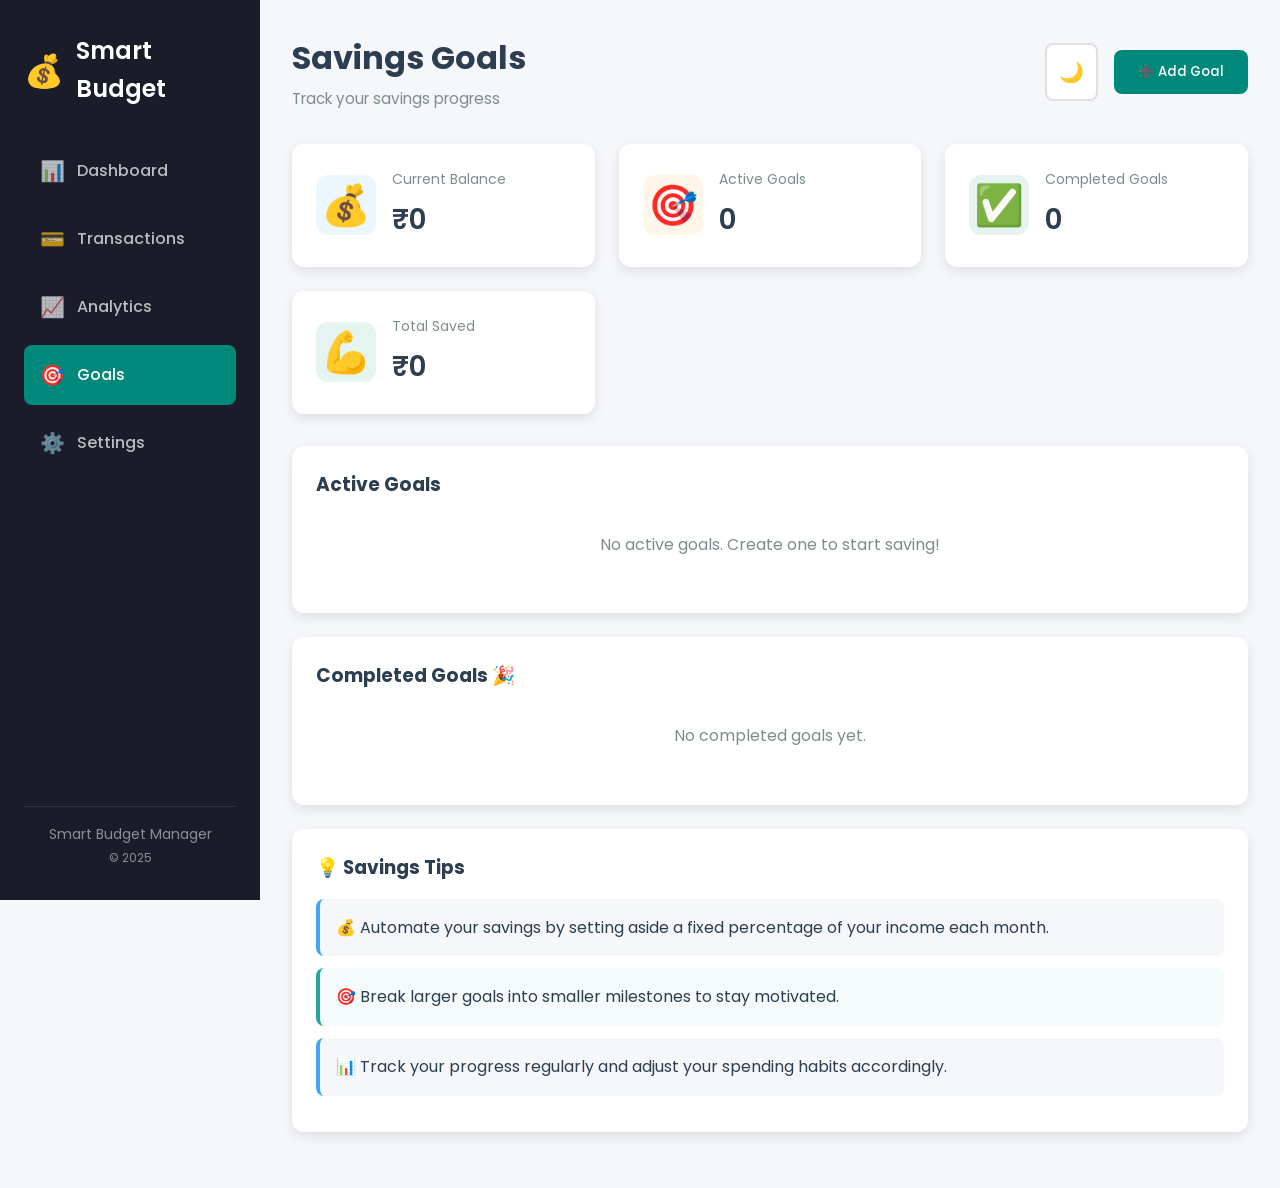
<file: Goals.html>
<!DOCTYPE html>
<html lang="en">

<head>
    <meta charset="UTF-8">
    <meta name="viewport" content="width=device-width, initial-scale=1.0">
    <title>Goals - Smart Budget Manager</title>

    <!-- Google Fonts -->
    <link href="https://fonts.googleapis.com/css2?family=Poppins:wght@300;400;500;600;700&display=swap"
        rel="stylesheet">

    <!-- Custom CSS -->
    <link rel="stylesheet" href="css/styles.css">
</head>

<body>
    <div class="app-container">
        <!-- Sidebar Navigation -->
        <aside class="sidebar" id="sidebar">
            <div class="logo">
                <span class="logo-icon">💰</span>
                <h2>Smart Budget</h2>
            </div>

            <nav class="nav-menu">
                <a href="index.html" class="nav-item">
                    <span>📊</span> Dashboard
                </a>
                <a href="Transactions.html" class="nav-item">
                    <span>💳</span> Transactions
                </a>
                <a href="Analytics.html" class="nav-item">
                    <span>📈</span> Analytics
                </a>
                <a href="Goals.html" class="nav-item active">
                    <span>🎯</span> Goals
                </a>
                <a href="Settings.html" class="nav-item">
                    <span>⚙️</span> Settings
                </a>
            </nav>

            <div class="sidebar-footer">
                <p>Smart Budget Manager</p>
                <small>© 2025</small>
            </div>
        </aside>

        <!-- Mobile Toggle -->
        <button class="mobile-toggle" id="mobileToggle">
            <span></span>
            <span></span>
            <span></span>
        </button>

        <!-- Main Content -->
        <main class="main-content">
            <!-- Header -->
            <header class="header">
                <div class="header-left">
                    <h1>Savings Goals</h1>
                    <p>Track your savings progress</p>
                </div>
                <div class="header-right">
                    <button class="btn-icon" id="themeToggle" title="Toggle Theme">
                        <span class="theme-icon">🌙</span>
                    </button>
                    <button class="btn-primary" id="addGoalBtn">
                        ➕ Add Goal
                    </button>
                </div>
            </header>

            <!-- Current Balance Card -->
            <div class="summary-grid" style="grid-template-columns: repeat(auto-fit, minmax(250px, 1fr));">
                <div class="summary-card balance-card">
                    <div class="card-icon">💰</div>
                    <div class="card-content">
                        <p class="card-label">Current Balance</p>
                        <h3 class="card-value" id="currentBalance">₹0</h3>
                    </div>
                </div>
                <div class="summary-card goal-card">
                    <div class="card-icon">🎯</div>
                    <div class="card-content">
                        <p class="card-label">Active Goals</p>
                        <h3 class="card-value" id="activeGoalsCount">0</h3>
                    </div>
                </div>
                <div class="summary-card">
                    <div class="card-icon">✅</div>
                    <div class="card-content">
                        <p class="card-label">Completed Goals</p>
                        <h3 class="card-value" id="completedGoalsCount">0</h3>
                    </div>
                </div>
                <div class="summary-card">
                    <div class="card-icon">💪</div>
                    <div class="card-content">
                        <p class="card-label">Total Saved</p>
                        <h3 class="card-value" id="totalSaved">₹0</h3>
                    </div>
                </div>
            </div>

            <!-- Add Goal Form (Hidden by default) -->
            <div class="goal-form-container" id="goalFormContainer" style="display: none;">
                <div class="goal-setup">
                    <div class="section-header">
                        <h3>Create New Savings Goal</h3>
                        <button class="btn-secondary" id="cancelGoalBtn">Cancel</button>
                    </div>
                    <form id="goalForm">
                        <div class="form-row">
                            <div class="form-group">
                                <label for="goalName">Goal Name</label>
                                <input type="text" id="goalName" placeholder="e.g., New Laptop, Vacation" required>
                            </div>
                            <div class="form-group">
                                <label for="goalAmount">Target Amount (₹)</label>
                                <input type="number" id="goalAmount" placeholder="e.g., 50000" step="100" required>
                            </div>
                        </div>
                        <div class="form-row">
                            <div class="form-group">
                                <label for="goalDeadline">Target Date</label>
                                <input type="date" id="goalDeadline" required>
                            </div>
                            <div class="form-group">
                                <label for="goalCategory">Category</label>
                                <select id="goalCategory" required>
                                    <option value="savings">💰 Savings</option>
                                    <option value="travel">✈️ Travel</option>
                                    <option value="gadgets">📱 Gadgets</option>
                                    <option value="education">📚 Education</option>
                                    <option value="investment">📈 Investment</option>
                                    <option value="emergency">🚨 Emergency Fund</option>
                                    <option value="other">📦 Other</option>
                                </select>
                            </div>
                        </div>
                        <div class="form-group">
                            <label for="goalDescription">Description (Optional)</label>
                            <input type="text" id="goalDescription" placeholder="Add notes about your goal">
                        </div>
                        <button type="submit" class="btn-primary">🎯 Create Goal</button>
                    </form>
                </div>
            </div>

            <!-- Active Goals List -->
            <div class="goals-container">
                <h3>Active Goals</h3>
                <div id="activeGoalsList" class="goals-list">
                    <!-- Populated by JS -->
                </div>
            </div>

            <!-- Completed Goals List -->
            <div class="goals-container">
                <h3>Completed Goals 🎉</h3>
                <div id="completedGoalsList" class="goals-list">
                    <!-- Populated by JS -->
                </div>
            </div>

            <!-- Savings Tips -->
            <div class="insights-panel">
                <h3>💡 Savings Tips</h3>
                <div id="savingsTips">
                    <div class="insight-item info">
                        💰 Automate your savings by setting aside a fixed percentage of your income each month.
                    </div>
                    <div class="insight-item success">
                        🎯 Break larger goals into smaller milestones to stay motivated.
                    </div>
                    <div class="insight-item info">
                        📊 Track your progress regularly and adjust your spending habits accordingly.
                    </div>
                </div>
            </div>
        </main>
    </div>

    <!-- Custom JavaScript -->
    <script src="js/app.js"></script>
    <script src="js/goals.js"></script>
</body>

</html>
</file>
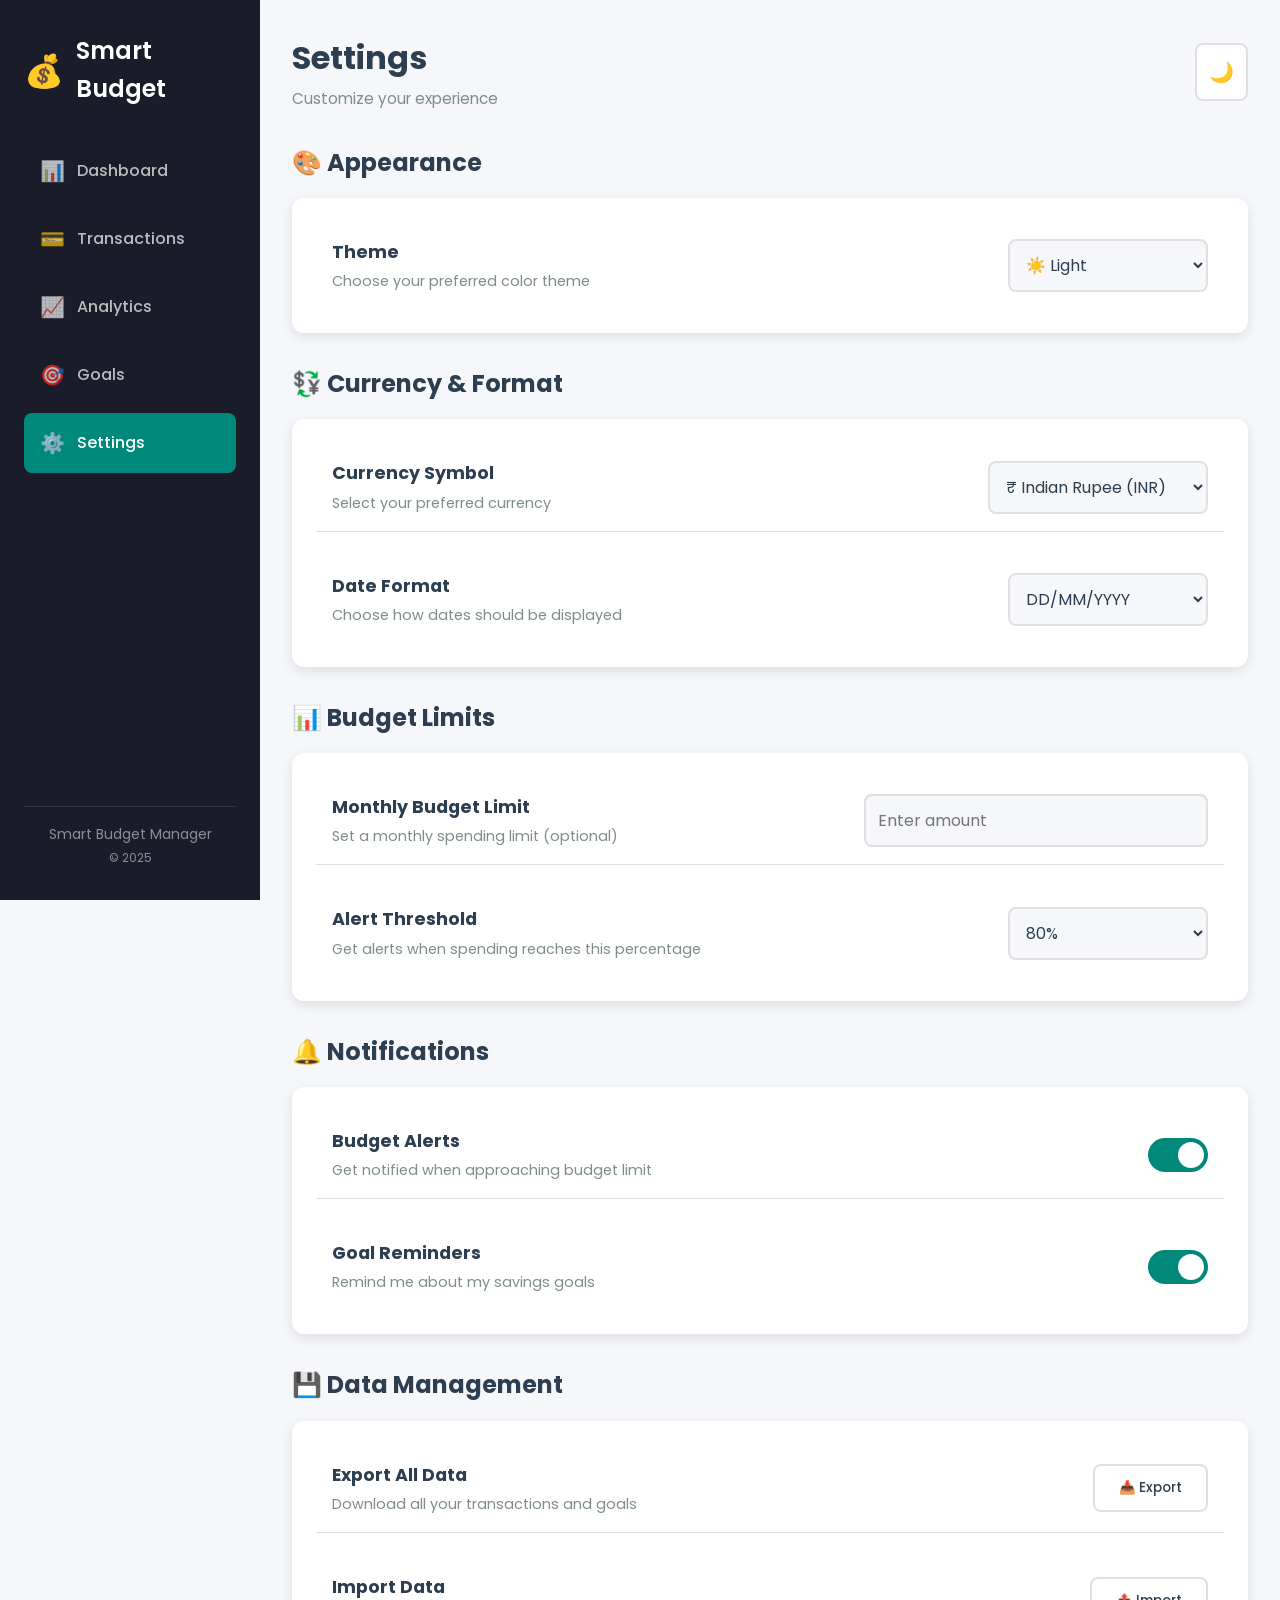
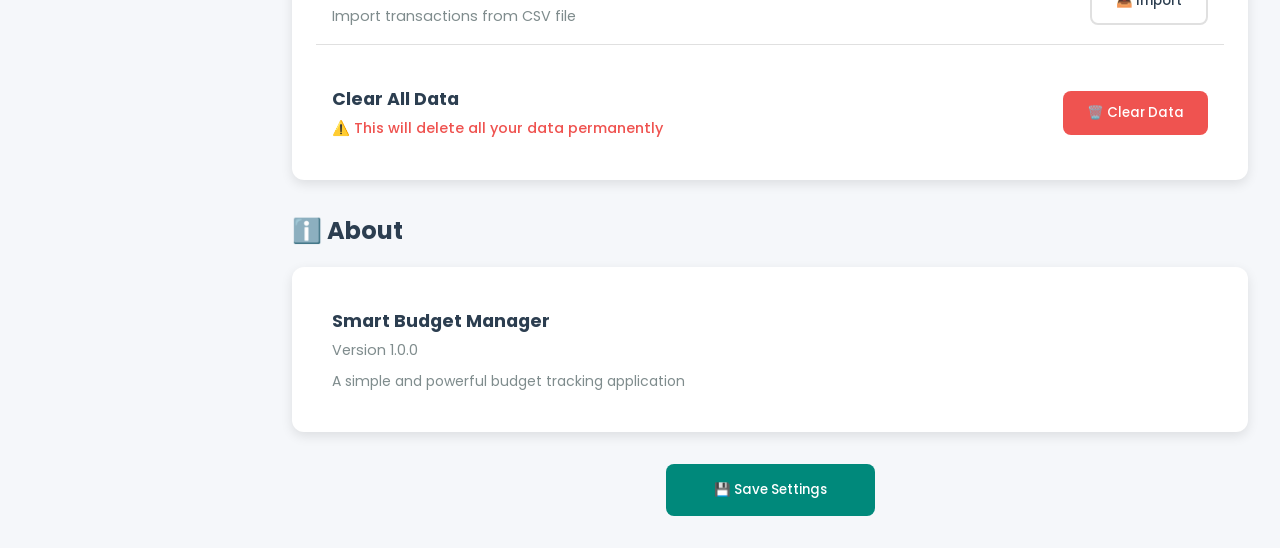
<file: Settings.html>
<!DOCTYPE html>
<html lang="en">

<head>
    <meta charset="UTF-8">
    <meta name="viewport" content="width=device-width, initial-scale=1.0">
    <title>Settings - Smart Budget Manager</title>

    <!-- Google Fonts -->
    <link href="https://fonts.googleapis.com/css2?family=Poppins:wght@300;400;500;600;700&display=swap"
        rel="stylesheet">

    <!-- Custom CSS -->
    <link rel="stylesheet" href="css/styles.css">
</head>

<body>
    <div class="app-container">
        <!-- Sidebar Navigation -->
        <aside class="sidebar" id="sidebar">
            <div class="logo">
                <span class="logo-icon">💰</span>
                <h2>Smart Budget</h2>
            </div>

            <nav class="nav-menu">
                <a href="index.html" class="nav-item">
                    <span>📊</span> Dashboard
                </a>
                <a href="Transactions.html" class="nav-item">
                    <span>💳</span> Transactions
                </a>
                <a href="Analytics.html" class="nav-item">
                    <span>📈</span> Analytics
                </a>
                <a href="Goals.html" class="nav-item">
                    <span>🎯</span> Goals
                </a>
                <a href="Settings.html" class="nav-item active">
                    <span>⚙️</span> Settings
                </a>
            </nav>

            <div class="sidebar-footer">
                <p>Smart Budget Manager</p>
                <small>© 2025</small>
            </div>
        </aside>

        <!-- Mobile Toggle -->
        <button class="mobile-toggle" id="mobileToggle">
            <span></span>
            <span></span>
            <span></span>
        </button>

        <!-- Main Content -->
        <main class="main-content">
            <!-- Header -->
            <header class="header">
                <div class="header-left">
                    <h1>Settings</h1>
                    <p>Customize your experience</p>
                </div>
                <div class="header-right">
                    <button class="btn-icon" id="themeToggle" title="Toggle Theme">
                        <span class="theme-icon">🌙</span>
                    </button>
                </div>
            </header>

            <!-- Appearance Settings -->
            <div class="settings-section">
                <h3>🎨 Appearance</h3>
                <div class="settings-card">
                    <div class="setting-item">
                        <div class="setting-info">
                            <h4>Theme</h4>
                            <p>Choose your preferred color theme</p>
                        </div>
                        <select id="themeSelect" class="setting-select">
                            <option value="light">☀️ Light</option>
                            <option value="dark">🌙 Dark</option>
                        </select>
                    </div>
                </div>
            </div>

            <!-- Currency Settings -->
            <div class="settings-section">
                <h3>💱 Currency & Format</h3>
                <div class="settings-card">
                    <div class="setting-item">
                        <div class="setting-info">
                            <h4>Currency Symbol</h4>
                            <p>Select your preferred currency</p>
                        </div>
                        <select id="currencySelect" class="setting-select">
                            <option value="₹">₹ Indian Rupee (INR)</option>
                            <option value="$">$ US Dollar (USD)</option>
                            <option value="€">€ Euro (EUR)</option>
                            <option value="£">£ British Pound (GBP)</option>
                            <option value="¥">¥ Japanese Yen (JPY)</option>
                        </select>
                    </div>
                    <div class="setting-item">
                        <div class="setting-info">
                            <h4>Date Format</h4>
                            <p>Choose how dates should be displayed</p>
                        </div>
                        <select id="dateFormatSelect" class="setting-select">
                            <option value="DD/MM/YYYY">DD/MM/YYYY</option>
                            <option value="MM/DD/YYYY">MM/DD/YYYY</option>
                            <option value="YYYY-MM-DD">YYYY-MM-DD</option>
                        </select>
                    </div>
                </div>
            </div>

            <!-- Budget Limits -->
            <div class="settings-section">
                <h3>📊 Budget Limits</h3>
                <div class="settings-card">
                    <div class="setting-item">
                        <div class="setting-info">
                            <h4>Monthly Budget Limit</h4>
                            <p>Set a monthly spending limit (optional)</p>
                        </div>
                        <input type="number" id="monthlyBudget" class="setting-input" placeholder="Enter amount"
                            step="100">
                    </div>
                    <div class="setting-item">
                        <div class="setting-info">
                            <h4>Alert Threshold</h4>
                            <p>Get alerts when spending reaches this percentage</p>
                        </div>
                        <select id="alertThreshold" class="setting-select">
                            <option value="50">50%</option>
                            <option value="75">75%</option>
                            <option value="80">80%</option>
                            <option value="90">90%</option>
                        </select>
                    </div>
                </div>
            </div>

            <!-- Notifications -->
            <div class="settings-section">
                <h3>🔔 Notifications</h3>
                <div class="settings-card">
                    <div class="setting-item">
                        <div class="setting-info">
                            <h4>Budget Alerts</h4>
                            <p>Get notified when approaching budget limit</p>
                        </div>
                        <label class="toggle-switch">
                            <input type="checkbox" id="budgetAlerts" checked>
                            <span class="toggle-slider"></span>
                        </label>
                    </div>
                    <div class="setting-item">
                        <div class="setting-info">
                            <h4>Goal Reminders</h4>
                            <p>Remind me about my savings goals</p>
                        </div>
                        <label class="toggle-switch">
                            <input type="checkbox" id="goalReminders" checked>
                            <span class="toggle-slider"></span>
                        </label>
                    </div>
                </div>
            </div>

            <!-- Data Management -->
            <div class="settings-section">
                <h3>💾 Data Management</h3>
                <div class="settings-card">
                    <div class="setting-item">
                        <div class="setting-info">
                            <h4>Export All Data</h4>
                            <p>Download all your transactions and goals</p>
                        </div>
                        <button class="btn-secondary" id="exportAllBtn">📥 Export</button>
                    </div>
                    <div class="setting-item">
                        <div class="setting-info">
                            <h4>Import Data</h4>
                            <p>Import transactions from CSV file</p>
                        </div>
                        <button class="btn-secondary" id="importBtn">📤 Import</button>
                    </div>
                    <div class="setting-item">
                        <div class="setting-info">
                            <h4>Clear All Data</h4>
                            <p class="danger-text">⚠️ This will delete all your data permanently</p>
                        </div>
                        <button class="btn-danger" id="clearDataBtn">🗑️ Clear Data</button>
                    </div>
                </div>
            </div>

            <!-- App Information -->
            <div class="settings-section">
                <h3>ℹ️ About</h3>
                <div class="settings-card">
                    <div class="setting-item">
                        <div class="setting-info">
                            <h4>Smart Budget Manager</h4>
                            <p>Version 1.0.0</p>
                            <p style="margin-top: 0.5rem; font-size: 0.875rem; color: var(--text-secondary);">
                                A simple and powerful budget tracking application
                            </p>
                        </div>
                    </div>
                </div>
            </div>

            <!-- Save Button -->
            <div style="text-align: center; margin-top: 2rem;">
                <button class="btn-primary" id="saveSettingsBtn" style="padding: 1rem 3rem;">
                    💾 Save Settings
                </button>
            </div>
        </main>
    </div>

    <!-- Import Modal -->
    <div class="modal" id="importModal">
        <div class="modal-content">
            <div class="modal-header">
                <h3>Import Data</h3>
                <button class="modal-close" id="closeImportModal">×</button>
            </div>
            <div class="modal-body">
                <p style="margin-bottom: 1rem; color: var(--text-secondary);">
                    Select a CSV file containing your transactions
                </p>
                <input type="file" id="fileInput" accept=".csv" style="margin-bottom: 1rem;">
                <button class="btn-primary" id="confirmImport">Import File</button>
            </div>
        </div>
    </div>

    <!-- Custom JavaScript -->
    <script src="js/app.js"></script>
    <script src="js/settings.js"></script>
</body>

</html>
</file>
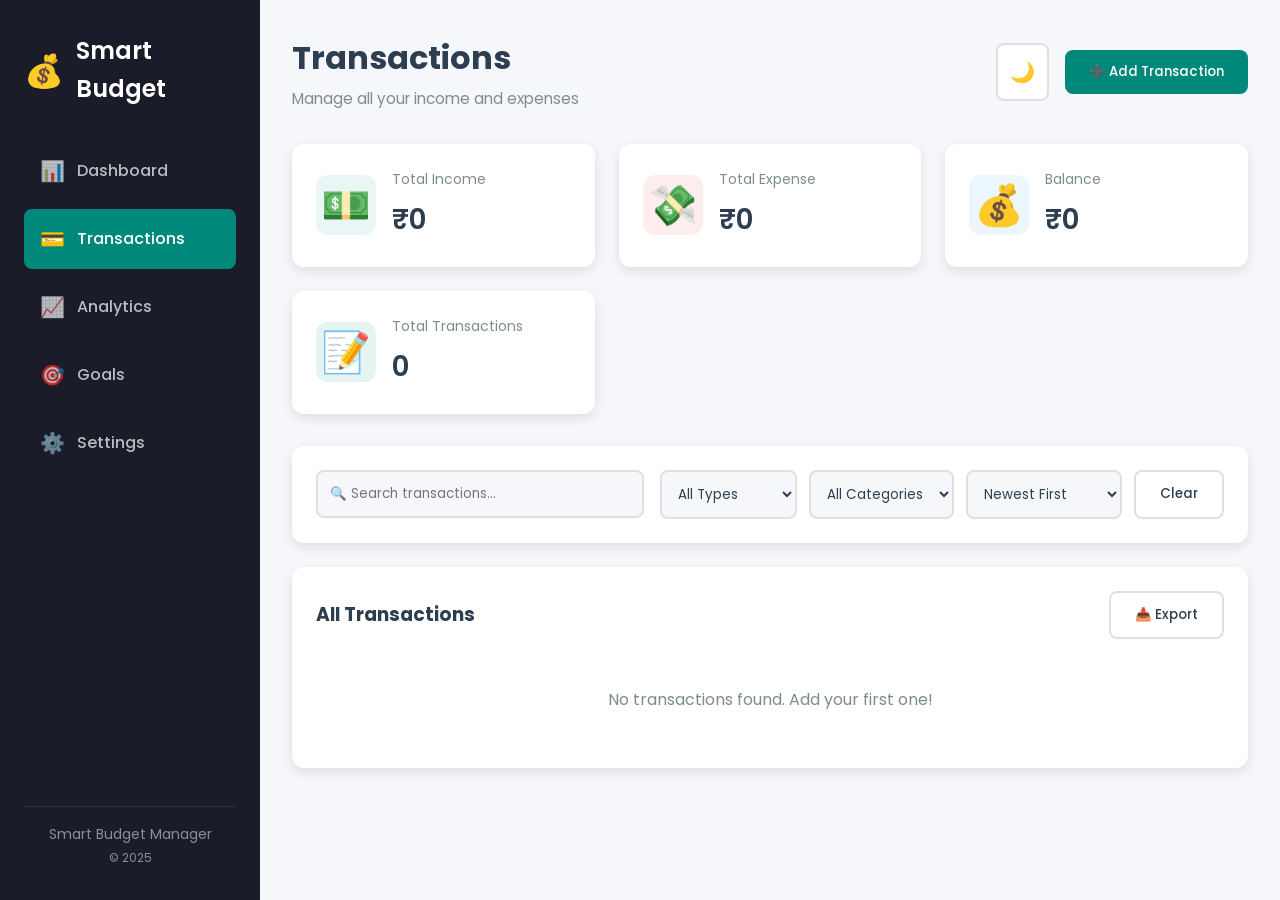
<file: Transactions.html>
<!DOCTYPE html>
<html lang="en">

<head>
    <meta charset="UTF-8">
    <meta name="viewport" content="width=device-width, initial-scale=1.0">
    <title>Transactions - Smart Budget Manager</title>

    <!-- Google Fonts -->
    <link href="https://fonts.googleapis.com/css2?family=Poppins:wght@300;400;500;600;700&display=swap"
        rel="stylesheet">

    <!-- Custom CSS -->
    <link rel="stylesheet" href="css/styles.css">
</head>

<body>
    <div class="app-container">
        <!-- Sidebar Navigation -->
        <aside class="sidebar" id="sidebar">
            <div class="logo">
                <span class="logo-icon">💰</span>
                <h2>Smart Budget</h2>
            </div>

            <nav class="nav-menu">
                <a href="index.html" class="nav-item">
                    <span>📊</span> Dashboard
                </a>
                <a href="Transactions.html" class="nav-item active">
                    <span>💳</span> Transactions
                </a>
                <a href="Analytics.html" class="nav-item">
                    <span>📈</span> Analytics
                </a>
                <a href="Goals.html" class="nav-item">
                    <span>🎯</span> Goals
                </a>
                <a href="Settings.html" class="nav-item">
                    <span>⚙️</span> Settings
                </a>
            </nav>

            <div class="sidebar-footer">
                <p>Smart Budget Manager</p>
                <small>© 2025</small>
            </div>
        </aside>

        <!-- Mobile Toggle -->
        <button class="mobile-toggle" id="mobileToggle">
            <span></span>
            <span></span>
            <span></span>
        </button>

        <!-- Main Content -->
        <main class="main-content">
            <!-- Header -->
            <header class="header">
                <div class="header-left">
                    <h1>Transactions</h1>
                    <p>Manage all your income and expenses</p>
                </div>
                <div class="header-right">
                    <button class="btn-icon" id="themeToggle" title="Toggle Theme">
                        <span class="theme-icon">🌙</span>
                    </button>
                    <button class="btn-primary" id="addTransactionBtn">
                        ➕ Add Transaction
                    </button>
                </div>
            </header>

            <!-- Summary Cards -->
            <div class="summary-grid">
                <div class="summary-card income-card">
                    <div class="card-icon">💵</div>
                    <div class="card-content">
                        <p class="card-label">Total Income</p>
                        <h3 class="card-value" id="totalIncome">₹0</h3>
                    </div>
                </div>

                <div class="summary-card expense-card">
                    <div class="card-icon">💸</div>
                    <div class="card-content">
                        <p class="card-label">Total Expense</p>
                        <h3 class="card-value" id="totalExpense">₹0</h3>
                    </div>
                </div>

                <div class="summary-card balance-card">
                    <div class="card-icon">💰</div>
                    <div class="card-content">
                        <p class="card-label">Balance</p>
                        <h3 class="card-value" id="balance">₹0</h3>
                    </div>
                </div>

                <div class="summary-card">
                    <div class="card-icon">📝</div>
                    <div class="card-content">
                        <p class="card-label">Total Transactions</p>
                        <h3 class="card-value" id="totalTransactions">0</h3>
                    </div>
                </div>
            </div>

            <!-- Add Transaction Form (Hidden by default) -->
            <div class="transaction-form-container" id="transactionFormContainer" style="display: none;">
                <div class="quick-add">
                    <div class="section-header">
                        <h3>Add New Transaction</h3>
                        <button class="btn-secondary" id="cancelTransactionBtn">Cancel</button>
                    </div>
                    <form id="transactionForm" class="transaction-form">
                        <div class="form-row">
                            <div class="form-group">
                                <label for="description">Description</label>
                                <input type="text" id="description" placeholder="e.g., Grocery shopping" required>
                            </div>
                            <div class="form-group">
                                <label for="amount">Amount (₹)</label>
                                <input type="number" id="amount" placeholder="0" step="0.01" required>
                            </div>
                        </div>

                        <div class="form-row">
                            <div class="form-group">
                                <label for="type">Type</label>
                                <select id="type" required>
                                    <option value="expense">Expense</option>
                                    <option value="income">Income</option>
                                </select>
                            </div>
                            <div class="form-group">
                                <label for="category">Category</label>
                                <select id="category" required>
                                    <option value="food">🍔 Food</option>
                                    <option value="transport">🚗 Transport</option>
                                    <option value="shopping">🛍️ Shopping</option>
                                    <option value="bills">💡 Bills</option>
                                    <option value="entertainment">🎬 Entertainment</option>
                                    <option value="health">⚕️ Health</option>
                                    <option value="education">📚 Education</option>
                                    <option value="salary">💼 Salary</option>
                                    <option value="other">📦 Other</option>
                                </select>
                            </div>
                            <div class="form-group">
                                <label for="date">Date</label>
                                <input type="date" id="date" required>
                            </div>
                        </div>

                        <button type="submit" class="btn-primary">
                            ➕ Add Transaction
                        </button>
                    </form>
                </div>
            </div>

            <!-- Filters -->
            <div class="filters-bar">
                <div class="search-box">
                    <input type="text" id="searchInput" placeholder="🔍 Search transactions...">
                </div>
                <div class="filter-group">
                    <select id="filterType">
                        <option value="all">All Types</option>
                        <option value="income">Income Only</option>
                        <option value="expense">Expense Only</option>
                    </select>
                    <select id="filterCategory">
                        <option value="all">All Categories</option>
                        <option value="food">Food</option>
                        <option value="transport">Transport</option>
                        <option value="shopping">Shopping</option>
                        <option value="bills">Bills</option>
                        <option value="entertainment">Entertainment</option>
                        <option value="health">Health</option>
                        <option value="education">Education</option>
                        <option value="salary">Salary</option>
                        <option value="other">Other</option>
                    </select>
                    <select id="filterSort">
                        <option value="newest">Newest First</option>
                        <option value="oldest">Oldest First</option>
                        <option value="highest">Highest Amount</option>
                        <option value="lowest">Lowest Amount</option>
                    </select>
                    <button class="btn-secondary" id="clearFilters">Clear</button>
                </div>
            </div>

            <!-- All Transactions -->
            <div class="all-transactions">
                <div class="section-header">
                    <h3>All Transactions</h3>
                    <button class="btn-secondary" id="exportBtn">📥 Export</button>
                </div>
                <div id="allTransactionsList" class="transactions-list">
                    <!-- Populated by JS -->
                </div>
            </div>
        </main>
    </div>

    <!-- Export Modal -->
    <div class="modal" id="exportModal">
        <div class="modal-content">
            <div class="modal-header">
                <h3>Export Transactions</h3>
                <button class="modal-close" id="closeModal">×</button>
            </div>
            <div class="modal-body">
                <button class="btn-primary" id="exportCSV">📄 Export as CSV</button>
                <button class="btn-primary" id="exportJSON">📋 Export as JSON</button>
            </div>
        </div>
    </div>

    <!-- Custom JavaScript -->
    <script src="js/app.js"></script>
    <script src="js/transactions.js"></script>
</body>

</html>
</file>
<file: css/styles.css>
/* ================================
   SMART BUDGET MANAGER - STYLES
   ================================ */

/* ----- CSS VARIABLES ----- */
:root {
    /* Colors - Light Theme */
    --primary-color: #00897b;
    --primary-dark: #00695c;
    --primary-light: #4db6ac;

    --success-color: #26a69a;
    --danger-color: #ef5350;
    --warning-color: #ffa726;
    --info-color: #42a5f5;

    --bg-color: #f5f7fa;
    --surface-color: #ffffff;
    --sidebar-bg: #1a1d29;
    --text-primary: #2c3e50;
    --text-secondary: #7f8c8d;
    --border-color: #e0e0e0;

    --shadow-sm: 0 2px 4px rgba(0, 0, 0, 0.05);
    --shadow-md: 0 4px 12px rgba(0, 0, 0, 0.1);
    --shadow-lg: 0 8px 24px rgba(0, 0, 0, 0.15);

    --radius-sm: 8px;
    --radius-md: 12px;
    --radius-lg: 16px;

    --transition: all 0.3s ease;
}

/* Dark Theme Variables */
body.dark-theme {
    --bg-color: #0f1419;
    --surface-color: #1a1f2e;
    --text-primary: #e8eaed;
    --text-secondary: #9aa0a6;
    --border-color: #2d3748;
    --shadow-md: 0 4px 12px rgba(0, 0, 0, 0.3);
}

/* ----- GLOBAL RESET ----- */
* {
    margin: 0;
    padding: 0;
    box-sizing: border-box;
}

body {
    font-family: 'Poppins', sans-serif;
    background: var(--bg-color);
    color: var(--text-primary);
    line-height: 1.6;
    transition: var(--transition);
}

/* ----- LAYOUT ----- */
.app-container {
    display: flex;
    min-height: 100vh;
}

/* ----- SIDEBAR ----- */
.sidebar {
    width: 260px;
    background: var(--sidebar-bg);
    color: white;
    padding: 2rem 1.5rem;
    display: flex;
    flex-direction: column;
    position: fixed;
    height: 100vh;
    left: 0;
    top: 0;
    transition: var(--transition);
    z-index: 1000;
}

.logo {
    display: flex;
    align-items: center;
    gap: 0.75rem;
    margin-bottom: 2rem;
}

.logo-icon {
    font-size: 2rem;
}

.logo h2 {
    font-size: 1.5rem;
    font-weight: 600;
}

.nav-menu {
    flex: 1;
    display: flex;
    flex-direction: column;
    gap: 0.5rem;
}

.nav-item {
    display: flex;
    align-items: center;
    gap: 0.75rem;
    padding: 0.875rem 1rem;
    color: rgba(255, 255, 255, 0.7);
    text-decoration: none;
    border-radius: var(--radius-sm);
    transition: var(--transition);
    font-weight: 500;
}

.nav-item:hover {
    background: rgba(255, 255, 255, 0.1);
    color: white;
}

.nav-item.active {
    background: var(--primary-color);
    color: white;
}

.nav-item span {
    font-size: 1.25rem;
}

.sidebar-footer {
    margin-top: auto;
    padding-top: 1rem;
    border-top: 1px solid rgba(255, 255, 255, 0.1);
    text-align: center;
    font-size: 0.875rem;
    color: rgba(255, 255, 255, 0.5);
}

/* ----- MOBILE TOGGLE ----- */
.mobile-toggle {
    display: none;
    position: fixed;
    top: 1rem;
    left: 1rem;
    z-index: 1001;
    background: var(--primary-color);
    border: none;
    padding: 0.75rem;
    border-radius: var(--radius-sm);
    cursor: pointer;
    flex-direction: column;
    gap: 4px;
}

.mobile-toggle span {
    width: 24px;
    height: 3px;
    background: white;
    border-radius: 2px;
    transition: var(--transition);
}

/* ----- MAIN CONTENT ----- */
.main-content {
    flex: 1;
    margin-left: 260px;
    padding: 2rem;
    max-width: 1400px;
    transition: var(--transition);
}

/* ----- HEADER ----- */
.header {
    display: flex;
    justify-content: space-between;
    align-items: center;
    margin-bottom: 2rem;
    flex-wrap: wrap;
    gap: 1rem;
}

.header-left h1 {
    font-size: 2rem;
    margin-bottom: 0.25rem;
}

.header-left p {
    color: var(--text-secondary);
    font-size: 0.95rem;
}

.header-right {
    display: flex;
    gap: 1rem;
    align-items: center;
}

/* ----- BUTTONS ----- */
.btn-primary,
.btn-secondary,
.btn-icon {
    padding: 0.75rem 1.5rem;
    border: none;
    border-radius: var(--radius-sm);
    cursor: pointer;
    font-weight: 500;
    transition: var(--transition);
    font-family: inherit;
}

.btn-primary {
    background: var(--primary-color);
    color: white;
}

.btn-primary:hover {
    background: var(--primary-dark);
    transform: translateY(-2px);
    box-shadow: var(--shadow-md);
}

.btn-secondary {
    background: var(--surface-color);
    color: var(--text-primary);
    border: 2px solid var(--border-color);
}

.btn-secondary:hover {
    border-color: var(--primary-color);
    color: var(--primary-color);
}

.btn-icon {
    padding: 0.75rem;
    background: var(--surface-color);
    border: 2px solid var(--border-color);
    font-size: 1.25rem;
}

.btn-icon:hover {
    background: var(--primary-color);
    border-color: var(--primary-color);
}

.btn-icon:hover .theme-icon {
    filter: brightness(0) invert(1);
}

/* ----- SECTIONS ----- */
.section {
    display: none;
}

.section.active {
    display: block;
}

/* ----- SUMMARY CARDS ----- */
.summary-grid {
    display: grid;
    grid-template-columns: repeat(auto-fit, minmax(250px, 1fr));
    gap: 1.5rem;
    margin-bottom: 2rem;
}

.summary-card {
    background: var(--surface-color);
    padding: 1.5rem;
    border-radius: var(--radius-md);
    box-shadow: var(--shadow-md);
    display: flex;
    align-items: center;
    gap: 1rem;
    transition: var(--transition);
}

.summary-card:hover {
    transform: translateY(-4px);
    box-shadow: var(--shadow-lg);
}

.card-icon {
    font-size: 2.5rem;
    width: 60px;
    height: 60px;
    display: flex;
    align-items: center;
    justify-content: center;
    border-radius: var(--radius-md);
    background: rgba(0, 137, 123, 0.1);
}

.income-card .card-icon {
    background: rgba(38, 166, 154, 0.1);
}

.expense-card .card-icon {
    background: rgba(239, 83, 80, 0.1);
}

.balance-card .card-icon {
    background: rgba(66, 165, 245, 0.1);
}

.goal-card .card-icon {
    background: rgba(255, 167, 38, 0.1);
}

.card-content {
    flex: 1;
}

.card-label {
    color: var(--text-secondary);
    font-size: 0.875rem;
    margin-bottom: 0.5rem;
}

.card-value {
    font-size: 1.75rem;
    font-weight: 600;
    color: var(--text-primary);
}

.progress-bar {
    width: 100%;
    height: 8px;
    background: var(--border-color);
    border-radius: 10px;
    margin-top: 0.5rem;
    overflow: hidden;
}

.progress-fill {
    height: 100%;
    background: linear-gradient(90deg, var(--primary-color), var(--primary-light));
    border-radius: 10px;
    transition: width 0.5s ease;
}

/* ----- FORMS ----- */
.quick-add,
.all-transactions,
.insights-panel,
.recent-transactions,
.chart-container,
.spending-analysis,
.goals-container,
.goal-setup,
.goal-progress {
    background: var(--surface-color);
    padding: 1.5rem;
    border-radius: var(--radius-md);
    box-shadow: var(--shadow-md);
    margin-bottom: 1.5rem;
}

.quick-add h3,
.recent-transactions h3,
.insights-panel h3,
.chart-container h3,
.spending-analysis h3,
.goal-setup h3,
.goal-progress h3 {
    margin-bottom: 1rem;
    color: var(--text-primary);
}

.transaction-form {
    display: flex;
    flex-direction: column;
    gap: 1rem;
}

.form-row {
    display: grid;
    grid-template-columns: repeat(auto-fit, minmax(200px, 1fr));
    gap: 1rem;
}

.form-group {
    display: flex;
    flex-direction: column;
}

.form-group label {
    margin-bottom: 0.5rem;
    font-weight: 500;
    color: var(--text-secondary);
    font-size: 0.875rem;
}

.form-group input,
.form-group select {
    padding: 0.75rem;
    border: 2px solid var(--border-color);
    border-radius: var(--radius-sm);
    font-family: inherit;
    font-size: 1rem;
    background: var(--bg-color);
    color: var(--text-primary);
    transition: var(--transition);
}

.form-group input:focus,
.form-group select:focus {
    outline: none;
    border-color: var(--primary-color);
    background: var(--surface-color);
}

/* ----- TRANSACTIONS LIST ----- */
.section-header {
    display: flex;
    justify-content: space-between;
    align-items: center;
    margin-bottom: 1rem;
}

.view-all {
    color: var(--primary-color);
    text-decoration: none;
    font-weight: 500;
    font-size: 0.9rem;
}

.view-all:hover {
    text-decoration: underline;
}

.transactions-list {
    display: flex;
    flex-direction: column;
    gap: 0.75rem;
    max-height: 400px;
    overflow-y: auto;
}

.transaction-item {
    display: flex;
    justify-content: space-between;
    align-items: center;
    padding: 1rem;
    background: var(--bg-color);
    border-radius: var(--radius-sm);
    border-left: 4px solid var(--border-color);
    transition: var(--transition);
}

.transaction-item:hover {
    background: var(--surface-color);
    box-shadow: var(--shadow-sm);
}

.transaction-item.income {
    border-left-color: var(--success-color);
}

.transaction-item.expense {
    border-left-color: var(--danger-color);
}

.transaction-left {
    display: flex;
    align-items: center;
    gap: 1rem;
}

.transaction-icon {
    font-size: 1.5rem;
    width: 45px;
    height: 45px;
    display: flex;
    align-items: center;
    justify-content: center;
    border-radius: var(--radius-sm);
    background: rgba(0, 137, 123, 0.1);
}

.transaction-details h4 {
    font-size: 1rem;
    margin-bottom: 0.25rem;
}

.transaction-meta {
    font-size: 0.8rem;
    color: var(--text-secondary);
}

.transaction-right {
    text-align: right;
}

.transaction-amount {
    font-size: 1.25rem;
    font-weight: 600;
    margin-bottom: 0.25rem;
}

.transaction-amount.income {
    color: var(--success-color);
}

.transaction-amount.expense {
    color: var(--danger-color);
}

.transaction-delete {
    background: transparent;
    border: none;
    color: var(--danger-color);
    cursor: pointer;
    font-size: 0.85rem;
    padding: 0.25rem 0.5rem;
    border-radius: 4px;
    transition: var(--transition);
}

.transaction-delete:hover {
    background: rgba(239, 83, 80, 0.1);
}

/* ----- FILTERS ----- */
.filters-bar {
    background: var(--surface-color);
    padding: 1.5rem;
    border-radius: var(--radius-md);
    box-shadow: var(--shadow-md);
    margin-bottom: 1.5rem;
    display: flex;
    gap: 1rem;
    flex-wrap: wrap;
}

.search-box {
    flex: 1;
    min-width: 250px;
}

.search-box input {
    width: 100%;
    padding: 0.75rem;
    border: 2px solid var(--border-color);
    border-radius: var(--radius-sm);
    font-family: inherit;
    background: var(--bg-color);
    color: var(--text-primary);
}

.filter-group {
    display: flex;
    gap: 0.75rem;
    flex-wrap: wrap;
}

.filter-group select {
    padding: 0.75rem;
    border: 2px solid var(--border-color);
    border-radius: var(--radius-sm);
    background: var(--bg-color);
    color: var(--text-primary);
    font-family: inherit;
}

/* ----- CHARTS ----- */
.charts-grid {
    display: grid;
    grid-template-columns: repeat(auto-fit, minmax(400px, 1fr));
    gap: 1.5rem;
    margin-bottom: 1.5rem;
}

.chart-container canvas {
    max-height: 300px;
}

/* ----- INSIGHTS ----- */
.insight-item {
    padding: 1rem;
    background: var(--bg-color);
    border-radius: var(--radius-sm);
    margin-bottom: 0.75rem;
    border-left: 4px solid var(--info-color);
}

.insight-item.warning {
    border-left-color: var(--warning-color);
    background: rgba(255, 167, 38, 0.05);
}

.insight-item.success {
    border-left-color: var(--success-color);
    background: rgba(38, 166, 154, 0.05);
}

.insight-item.danger {
    border-left-color: var(--danger-color);
    background: rgba(239, 83, 80, 0.05);
}

/* ----- MODAL ----- */
.modal {
    display: none;
    position: fixed;
    top: 0;
    left: 0;
    width: 100%;
    height: 100%;
    background: rgba(0, 0, 0, 0.5);
    z-index: 2000;
    justify-content: center;
    align-items: center;
}

.modal.active {
    display: flex;
}

.modal-content {
    background: var(--surface-color);
    padding: 2rem;
    border-radius: var(--radius-lg);
    max-width: 500px;
    width: 90%;
}

.modal-header {
    display: flex;
    justify-content: space-between;
    align-items: center;
    margin-bottom: 1.5rem;
}

.modal-close {
    background: none;
    border: none;
    font-size: 2rem;
    cursor: pointer;
    color: var(--text-secondary);
}

.modal-body {
    display: flex;
    flex-direction: column;
    gap: 1rem;
}

/* ----- RESPONSIVE ----- */
@media (max-width: 1024px) {
    .main-content {
        margin-left: 0;
        padding: 1.5rem;
    }

    .sidebar {
        transform: translateX(-100%);
    }

    .sidebar.mobile-open {
        transform: translateX(0);
    }

    .mobile-toggle {
        display: flex;
    }

    .charts-grid {
        grid-template-columns: 1fr;
    }
}

@media (max-width: 768px) {
    .header {
        flex-direction: column;
        align-items: flex-start;
    }

    .summary-grid {
        grid-template-columns: 1fr;
    }

    .form-row {
        grid-template-columns: 1fr;
    }

    .filters-bar {
        flex-direction: column;
    }

    .filter-group {
        width: 100%;
    }

    .filter-group select,
    .filter-group button {
        flex: 1;
    }
}

/* ----- SCROLLBAR ----- */
.transactions-list::-webkit-scrollbar {
    width: 8px;
}

.transactions-list::-webkit-scrollbar-track {
    background: var(--bg-color);
    border-radius: 10px;
}

.transactions-list::-webkit-scrollbar-thumb {
    background: var(--primary-color);
    border-radius: 10px;
}

/* ----- ANIMATIONS ----- */
@keyframes fadeIn {
    from {
        opacity: 0;
        transform: translateY(10px);
    }

    to {
        opacity: 1;
        transform: translateY(0);
    }
}

.transaction-item,
.summary-card,
.insight-item {
    animation: fadeIn 0.3s ease;
}

/* ----- GOALS PAGE STYLES ----- */
.goals-list {
    display: flex;
    flex-direction: column;
    gap: 1.5rem;
}

.goal-item {
    background: var(--surface-color);
    padding: 1.5rem;
    border-radius: var(--radius-md);
    box-shadow: var(--shadow-md);
    border-left: 4px solid var(--primary-color);
    transition: var(--transition);
}

.goal-item:hover {
    transform: translateY(-2px);
    box-shadow: var(--shadow-lg);
}

.goal-item.completed {
    border-left-color: var(--success-color);
    opacity: 0.8;
}

.goal-header {
    display: flex;
    align-items: flex-start;
    gap: 1rem;
    margin-bottom: 1rem;
}

.goal-icon {
    font-size: 2rem;
    width: 50px;
    height: 50px;
    display: flex;
    align-items: center;
    justify-content: center;
    border-radius: var(--radius-sm);
    background: rgba(0, 137, 123, 0.1);
}

.goal-info {
    flex: 1;
}

.goal-info h4 {
    font-size: 1.25rem;
    margin-bottom: 0.25rem;
}

.goal-description {
    color: var(--text-secondary);
    font-size: 0.9rem;
    margin: 0.25rem 0;
}

.goal-meta {
    font-size: 0.85rem;
    color: var(--text-secondary);
}

.goal-actions {
    display: flex;
    gap: 0.5rem;
}

.goal-complete,
.goal-delete {
    width: 40px;
    height: 40px;
    display: flex;
    align-items: center;
    justify-content: center;
    font-size: 1.25rem;
}

.goal-progress-section {
    margin-top: 1rem;
}

.goal-stats {
    display: grid;
    grid-template-columns: repeat(auto-fit, minmax(120px, 1fr));
    gap: 1rem;
    margin-bottom: 1rem;
}

.goal-stat {
    text-align: center;
}

.stat-label {
    font-size: 0.8rem;
    color: var(--text-secondary);
    margin-bottom: 0.25rem;
}

.stat-value {
    font-size: 1.1rem;
    font-weight: 600;
    color: var(--text-primary);
}

.goal-deadline {
    text-align: center;
    margin-top: 0.5rem;
    font-size: 0.9rem;
    color: var(--text-secondary);
}

.goal-completed-text {
    text-align: center;
    margin-top: 0.5rem;
    font-size: 1rem;
    color: var(--success-color);
    font-weight: 600;
}

.goal-form-container {
    margin-bottom: 2rem;
}

/* ----- SETTINGS PAGE STYLES ----- */
.settings-section {
    margin-bottom: 2rem;
}

.settings-section h3 {
    font-size: 1.5rem;
    margin-bottom: 1rem;
    color: var(--text-primary);
}

.settings-card {
    background: var(--surface-color);
    padding: 1.5rem;
    border-radius: var(--radius-md);
    box-shadow: var(--shadow-md);
    display: flex;
    flex-direction: column;
    gap: 1.5rem;
}

.setting-item {
    display: flex;
    justify-content: space-between;
    align-items: center;
    padding: 1rem;
    border-bottom: 1px solid var(--border-color);
}

.setting-item:last-child {
    border-bottom: none;
}

.setting-info h4 {
    font-size: 1.1rem;
    margin-bottom: 0.25rem;
    color: var(--text-primary);
}

.setting-info p {
    font-size: 0.9rem;
    color: var(--text-secondary);
}

.danger-text {
    color: var(--danger-color) !important;
    font-weight: 500;
}

.setting-select,
.setting-input {
    padding: 0.75rem;
    border: 2px solid var(--border-color);
    border-radius: var(--radius-sm);
    background: var(--bg-color);
    color: var(--text-primary);
    font-family: inherit;
    font-size: 1rem;
    min-width: 200px;
    transition: var(--transition);
}

.setting-select:focus,
.setting-input:focus {
    outline: none;
    border-color: var(--primary-color);
}

.toggle-switch {
    position: relative;
    display: inline-block;
    width: 60px;
    height: 34px;
}

.toggle-switch input {
    opacity: 0;
    width: 0;
    height: 0;
}

.toggle-slider {
    position: absolute;
    cursor: pointer;
    top: 0;
    left: 0;
    right: 0;
    bottom: 0;
    background-color: var(--border-color);
    transition: var(--transition);
    border-radius: 34px;
}

.toggle-slider:before {
    position: absolute;
    content: "";
    height: 26px;
    width: 26px;
    left: 4px;
    bottom: 4px;
    background-color: white;
    transition: var(--transition);
    border-radius: 50%;
}

.toggle-switch input:checked+.toggle-slider {
    background-color: var(--primary-color);
}

.toggle-switch input:checked+.toggle-slider:before {
    transform: translateX(26px);
}

.btn-danger {
    padding: 0.75rem 1.5rem;
    border: none;
    border-radius: var(--radius-sm);
    cursor: pointer;
    font-weight: 500;
    transition: var(--transition);
    font-family: inherit;
    background: var(--danger-color);
    color: white;
}

.btn-danger:hover {
    background: #d32f2f;
    transform: translateY(-2px);
    box-shadow: var(--shadow-md);
}

/* ----- TRANSACTION FORM CONTAINER ----- */
.transaction-form-container {
    margin-bottom: 2rem;
}
</file>
